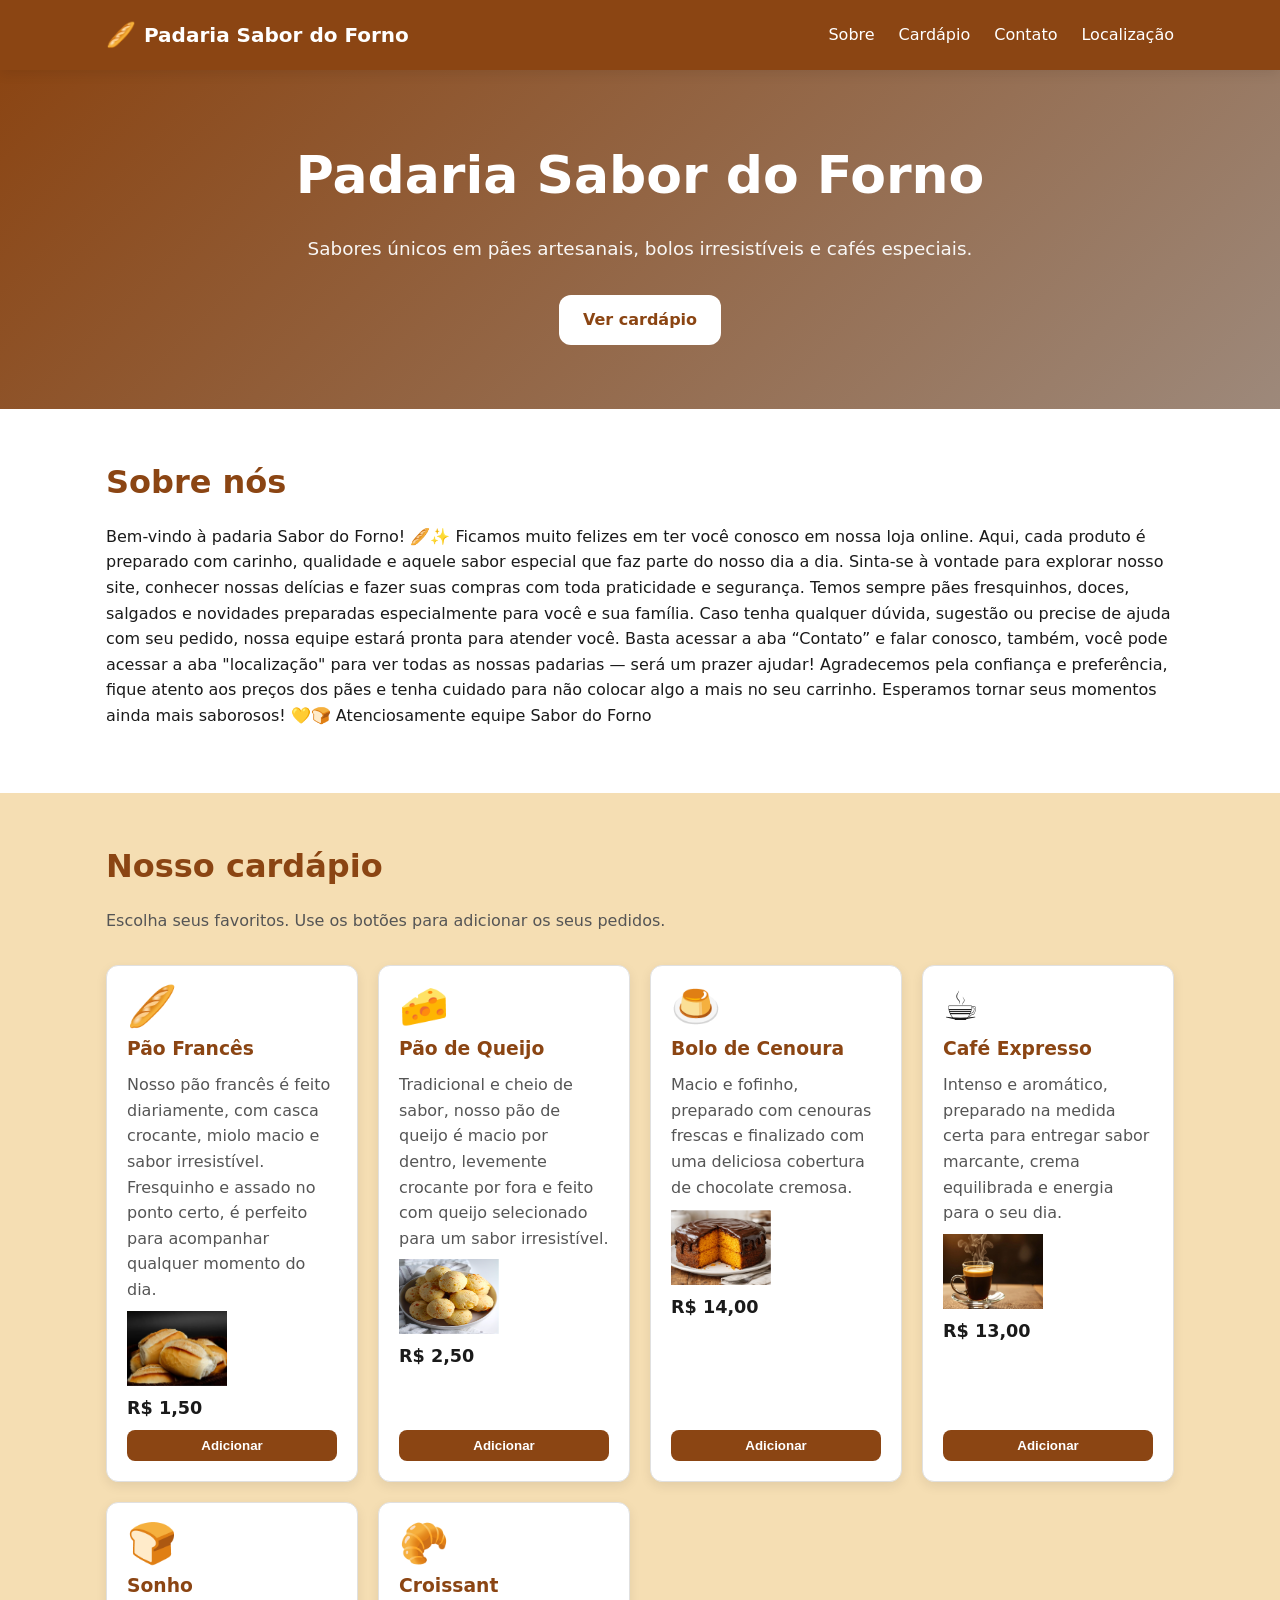
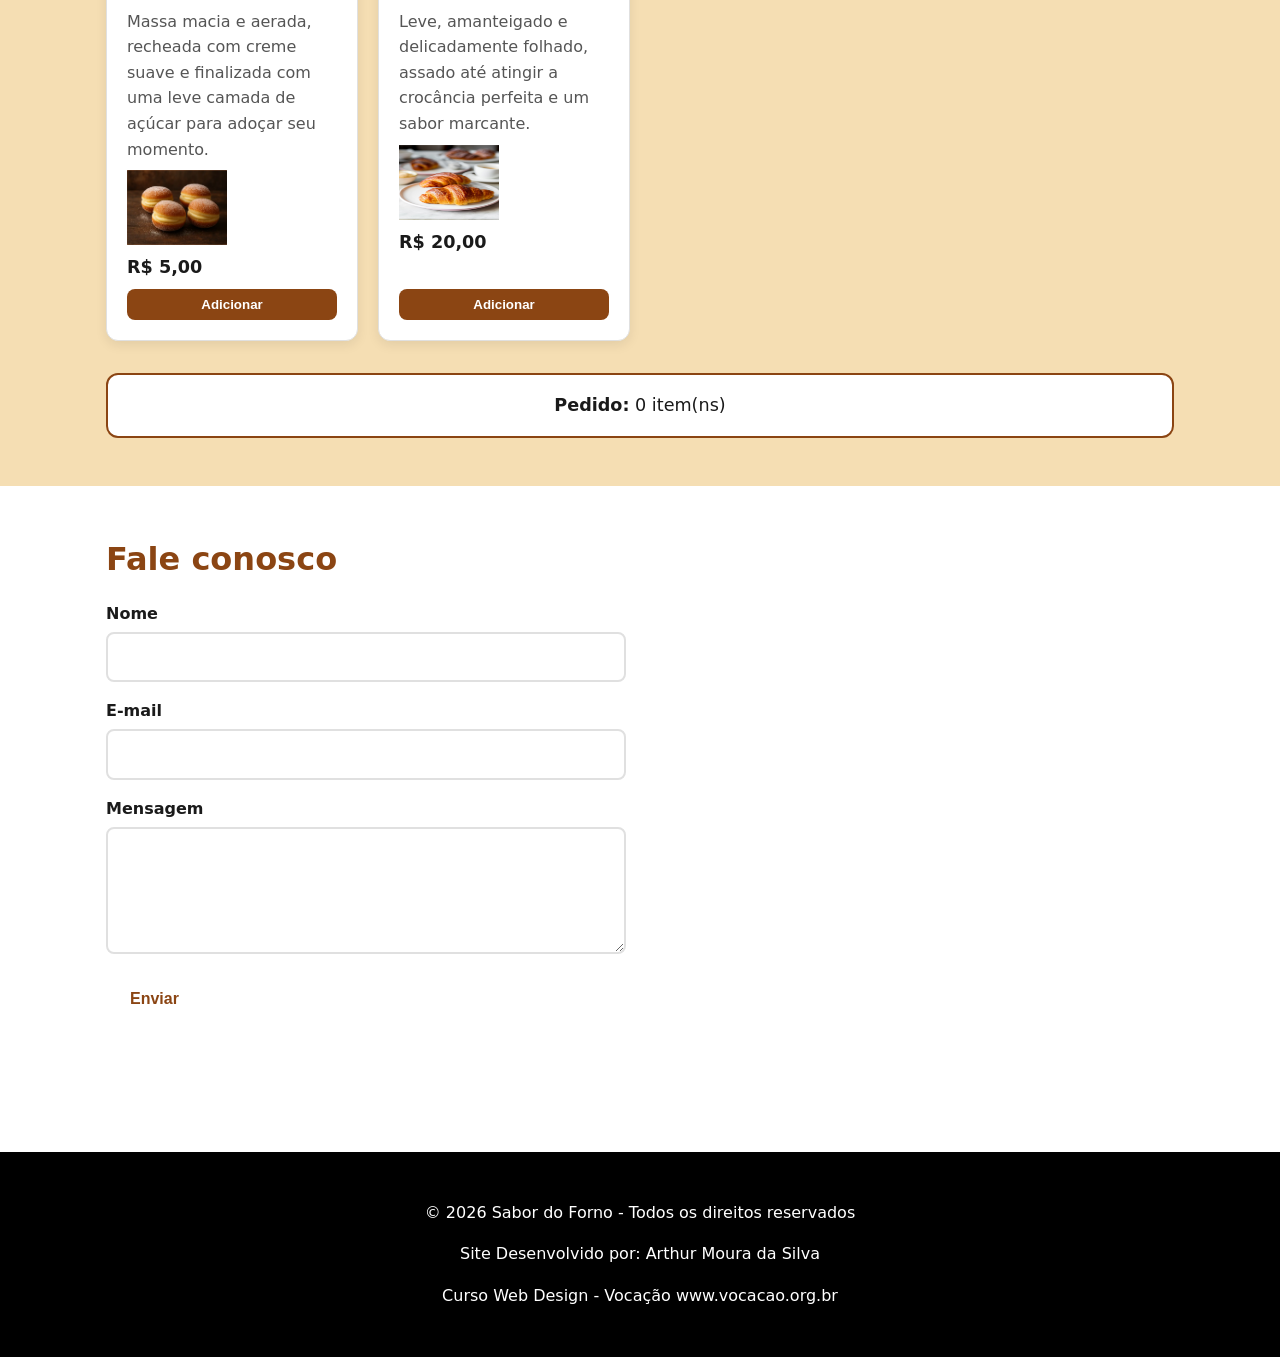
<file: starter-padaria/index.html>
<!DOCTYPE html>
<html lang="pt-BR">
<head>
  <meta charset="UTF-8" />
  <meta name="viewport" content="width=device-width, initial-scale=1.0" />
  <meta name="description" content="Padaria Sabor do Forno — Pães artesanais, bolos e cafés especiais. Site acessível com HTML semântico, CSS e JavaScript." />
  <title>Padaria Sabor do Forno | Sabores únicos em pães artesanais, bolos irresistíveis e cafés especiais.</title>
  <link rel="stylesheet" href="style.css" />
</head>
<body>
  <a class="skip-link" href="#conteudo">Pular para o conteúdo</a>

  <header class="site-header" role="banner">
    <div class="container header-inner">
      <a href="#" class="logo" aria-label="Padaria Sabor do Forno - Página inicial">
        <span class="logo-emoji" aria-hidden="true">🥖</span>
        <span>Padaria Sabor do Forno</span>
      </a>
      <nav aria-label="Navegação principal">
        <ul class="nav-list">
          <li><a href="#sobre">Sobre</a></li>
          <li><a href="#cardapio">Cardápio</a></li>
          <li><a href="#contato">Contato</a></li>
          <li><a href="localizacao.html">Localização</a></li>
          
        </ul>
      </nav>
    </div>
  </header>

  <main id="conteudo">
    <section class="hero" aria-labelledby="hero-titulo">
      <div class="container">
        <h1 id="hero-titulo">Padaria Sabor do Forno</h1>
        <p class="hero-tagline">Sabores únicos em pães artesanais, bolos irresistíveis e cafés especiais.</p>
        <a href="#cardapio" class="btn btn-primary">Ver cardápio</a>
      </div>
    </section>

    <section id="sobre" aria-labelledby="sobre-titulo" class="section">
      <div class="container">
        <h2 id="sobre-titulo">Sobre nós</h2>
        Bem-vindo à padaria Sabor do Forno! 🥖✨
Ficamos muito felizes em ter você conosco em nossa loja online. Aqui, cada produto é preparado com carinho, qualidade e aquele sabor especial que faz parte do nosso dia a dia.
Sinta-se à vontade para explorar nosso site, conhecer nossas delícias e fazer suas compras com toda praticidade e segurança. Temos sempre pães fresquinhos, doces, salgados e novidades preparadas especialmente para você e sua família.
Caso tenha qualquer dúvida, sugestão ou precise de ajuda com seu pedido, nossa equipe estará pronta para atender você. Basta acessar a aba “Contato” e falar conosco, também, você pode acessar a aba "localização" para ver todas as nossas padarias — será um prazer ajudar!
Agradecemos pela confiança e preferência, fique atento aos preços dos pães e tenha cuidado para não colocar algo a mais no seu carrinho. Esperamos tornar seus momentos ainda mais saborosos! 💛🍞
          Atenciosamente equipe Sabor do Forno
        </p>
      </div>
    </section>

    <section id="cardapio" aria-labelledby="cardapio-titulo" class="section section-alt">
      <div class="container">
        <h2 id="cardapio-titulo">Nosso cardápio</h2>
        <p class="section-intro">Escolha seus favoritos. Use os botões para adicionar os seus pedidos.</p>
        <div class="cards-grid" role="list">
        <article class="card">
          <div class="card-emoji" aria-hidden="true">🥖</div>
          <h3>Pão Francês</h3>
        <p>Nosso pão francês é feito diariamente, com casca crocante, miolo macio e sabor irresistível. Fresquinho e assado no ponto certo, é perfeito para acompanhar qualquer momento do dia.</p>
        <img src="img/pão francês.png" alt="Pão Francês" width="100px" height="75px">
          <p class="price">R$ <span>1,50</span></p>
          <button type="button" class="btn-add" aria-label="Adicionar Pão Francês ao pedido">Adicionar</button>
        </article>
        <article class="card">
          <div class="card-emoji" aria-hidden="true">🧀</div>
          <h3>Pão de Queijo</h3>
          <p>Tradicional e cheio de sabor, nosso pão de queijo é macio por dentro, levemente crocante por fora e feito com queijo selecionado para um sabor irresistível.</p>
           <img src="img/pao de queijo.png" alt="Pão de Queijo" width="100px" height="75px">
          <p class="price">R$ <span>2,50</span></p>
          <button type="button" class="btn-add" aria-label="Adicionar Pão de Queijo ao pedido">Adicionar</button>
        </article>
        <article class="card">
          <div class="card-emoji" aria-hidden="true">🍮</div>
          <h3>Bolo de Cenoura</h3>
          <p>Macio e fofinho, preparado com cenouras frescas e finalizado com uma deliciosa cobertura de chocolate cremosa.</p>
            <img src="img/bolo.png" alt="Bolo de Cenoura" width="100px" height="75px">
          <p class="price">R$ <span>14,00</span></p>
          <button type="button" class="btn-add" aria-label="Adicionar Bolo de Cenoura ao pedido">Adicionar</button>
        </article>
        <article class="card">
          <div class="card-emoji" aria-hidden="true">☕</div>
          <h3>Café Expresso</h3>
          <p>Intenso e aromático, preparado na medida certa para entregar sabor marcante, crema equilibrada e energia para o seu dia.</p>
          <img src="img/café.png" alt="Café Expresso" width="100px" height="75px">
          <p class="price">R$ <span>13,00</span></p>
          <button type="button" class="btn-add" aria-label="Adicionar Café Expresso ao pedido">Adicionar</button>
        </article>
        <article class="card">
          <div class="card-emoji" aria-hidden="true">🍞</div>
          <h3>Sonho</h3>
          <p>Massa macia e aerada, recheada com creme suave e finalizada com uma leve camada de açúcar para adoçar seu momento.</p>
          <img src="img/sonho.PNG" alt="Sonho" width="100px" height="75px">
          <p class="price">R$ <span>5,00</span></p>
          <button type="button" class="btn-add" aria-label="Adicionar Sonho ao pedido">Adicionar</button>
        </article>
        <article class="card">
          <div class="card-emoji" aria-hidden="true">🥐</div>
          <h3>Croissant</h3>
          <p>Leve, amanteigado e delicadamente folhado, assado até atingir a crocância perfeita e um sabor marcante.</p>
           <img src="img/croissant.png" alt="Croissant" width="100px" height="75px">
          <p class="price">R$ <span>20,00</span></p>
          <button type="button" class="btn-add" aria-label="Adicionar Croissant ao pedido">Adicionar</button>
        </article>
        </div>
        <div class="pedido-box" role="status" aria-live="polite" aria-atomic="true">
          <strong>Pedido:</strong> <span id="contador-pedido">0</span> item(ns)
        </div>
      </div>
    </section>

    <section id="contato" aria-labelledby="contato-titulo" class="section">
      <div class="container">
        <h2 id="contato-titulo">Fale conosco</h2>
        <form class="form" novalidate>
          <div class="form-row">
            <label for="nome">Nome</label>
            <input id="nome" name="nome" type="text" required aria-required="true" />
          </div>
          <div class="form-row">
            <label for="email">E-mail</label>
            <input id="email" name="email" type="email" required aria-required="true" />
          </div>
          <div class="form-row">
            <label for="mensagem">Mensagem</label>
            <textarea id="mensagem" name="mensagem" rows="4" required aria-required="true"></textarea>
          </div>
          <button type="submit" class="btn btn-primary">Enviar</button>
          <p class="form-feedback" role="alert" aria-live="assertive" id="form-feedback"></p>
        </form>
      </div>
    </section>
  </main>

  <footer class="site-footer" role="contentinfo">
    <div class="container">
      
    </div>
  <footer>
   <p>&copy; 2026 Sabor do Forno - Todos os direitos reservados </p> 
   <p>Site Desenvolvido por: Arthur Moura da Silva</p>
   <p>Curso Web Design - Vocação www.vocacao.org.br</p>
  </footer>

  <script src="script.js"></script>
</body>
</file>
<file: starter-padaria/style.css>
/* ===== Reset e tokens ===== */
*, *::before, *::after { box-sizing: border-box; }
:root {
  --primary: #8B4513;
  --primary-dark: color-mix(in oklab, #8b451369 80%, black);
  --light: #F5DEB3;
  --text: #1a1a1a;
  --muted: #555;
  --bg: #ffffff;
  --surface: #f7f7f7;
  --border: #e0e0e0;
  --radius: 12px;
  --focus: #005fcc;
  --shadow: 0 4px 12px rgba(0,0,0,.08);
  --container: 1100px;
}

html { scroll-behavior: smooth; }
body {
  margin: 0;
  font-family: 'Segoe UI', system-ui, -apple-system, sans-serif;
  color: var(--text);
  background: var(--bg);
  line-height: 1.6;
  font-size: 16px;
}

/* ===== Acessibilidade ===== */
.skip-link {
  position: absolute; left: -9999px; top: 0;
  background: var(--focus); color: #fff; padding: .75rem 1rem;
  z-index: 1000; text-decoration: none;
}
.skip-link:focus { left: 1rem; top: 1rem; }
:focus-visible { outline: 3px solid var(--focus); outline-offset: 2px; border-radius: 4px; }

/* ===== Layout ===== */
.container { max-width: var(--container); margin: 0 auto; padding: 0 1rem; }

/* ===== Header ===== */
.site-header {
  background: var(--primary);
  color: #fff;
  position: sticky; top: 0; z-index: 100;
  box-shadow: var(--shadow);
}
.header-inner {
  display: flex; align-items: center; justify-content: space-between;
  padding: 1rem;
  flex-wrap: wrap; gap: 1rem;
}
.logo {
  color: #fff; text-decoration: none; font-weight: 700; font-size: 1.25rem;
  display: inline-flex; align-items: center; gap: .5rem;
}
.logo-emoji { font-size: 1.5rem; }
.nav-list {
  list-style: none; margin: 0; padding: 0;
  display: flex; gap: 1.5rem;
}
.nav-list a { color: #fff; text-decoration: none; font-weight: 500; }
.nav-list a:hover, .nav-list a:focus { text-decoration: underline; }

/* ===== Hero ===== */
.hero {
  background: linear-gradient(135deg, var(--primary), var(--primary-dark));
  color: #fff; padding: 4rem 0; text-align: center;
}
.hero h1 { font-size: clamp(2rem, 5vw, 3.25rem); margin: 0 0 1rem; }
.hero-tagline { font-size: 1.15rem; margin: 0 0 2rem; opacity: .95; }

/* ===== Botões ===== */
.btn {
  display: inline-block; padding: .75rem 1.5rem; border-radius: var(--radius);
  font-weight: 600; text-decoration: none; cursor: pointer; border: 0;
  font-size: 1rem; transition: transform .15s, box-shadow .15s;
}
.btn-primary { background: #fff; color: var(--primary); }
.btn-primary:hover { transform: translateY(-2px); box-shadow: var(--shadow); }
.btn-add {
  background: var(--primary); color: #fff; padding: .5rem 1rem; border-radius: 8px;
  font-weight: 600; cursor: pointer; border: 0;
}
.btn-add:hover { background: var(--primary-dark); }

/* ===== Sections ===== */
.section { padding: 3rem 0; }
.section-alt { background: var(--light); }
.section h2 { font-size: 2rem; margin: 0 0 1rem; color: var(--primary); }
.section-intro { color: var(--muted); margin-bottom: 2rem; }

/* ===== Cards ===== */
.cards-grid {
  display: grid; gap: 1.25rem;
  grid-template-columns: repeat(auto-fill, minmax(240px, 1fr));
}
.card {
  background: var(--bg); border: 1px solid var(--border); border-radius: var(--radius);
  padding: 1.25rem; box-shadow: var(--shadow);
  display: flex; flex-direction: column; gap: .5rem;
}
.card h3 { margin: 0; color: var(--primary); }
.card p { margin: 0; color: var(--muted); flex: 1; }
.price { font-weight: 700; color: var(--text) !important; font-size: 1.1rem; }
.card-emoji { font-size: 2.5rem; line-height: 1; }

/* ===== Pedido ===== */
.pedido-box {
  margin-top: 2rem; padding: 1rem 1.25rem;
  background: var(--bg); border: 2px solid var(--primary); border-radius: var(--radius);
  text-align: center; font-size: 1.1rem;
}

/* ===== Form ===== */
.form { max-width: 520px; }
.form-row { margin-bottom: 1rem; }
.form-row label { display: block; margin-bottom: .35rem; font-weight: 600; }
.form-row input, .form-row textarea {
  width: 100%; padding: .65rem .75rem; border: 2px solid var(--border);
  border-radius: 8px; font: inherit; font-size: 1rem;
}
.form-row input:focus, .form-row textarea:focus {
  border-color: var(--primary); outline: 3px solid var(--focus); outline-offset: 1px;
}
.form-feedback { margin-top: .75rem; font-weight: 600; min-height: 1.5rem; }
.form-feedback.success { color: #2e7d32; }
.form-feedback.error { color: #c62828; }

/* ===== Footer ===== */
.site-footer {
  background: #000000; color: #fff; padding: 2rem 0; text-align: center; margin-top: 2rem;
}

/* ===== Responsive ===== */
@media (max-width: 600px) {
  .nav-list { gap: 1rem; }
  .hero { padding: 2.5rem 0; }
}

/* ===== Movimento reduzido ===== */
@media (prefers-reduced-motion: reduce) {
  *, *::before, *::after { animation: none !important; transition: none !important; }
  html { scroll-behavior: auto; }
}
</file>
